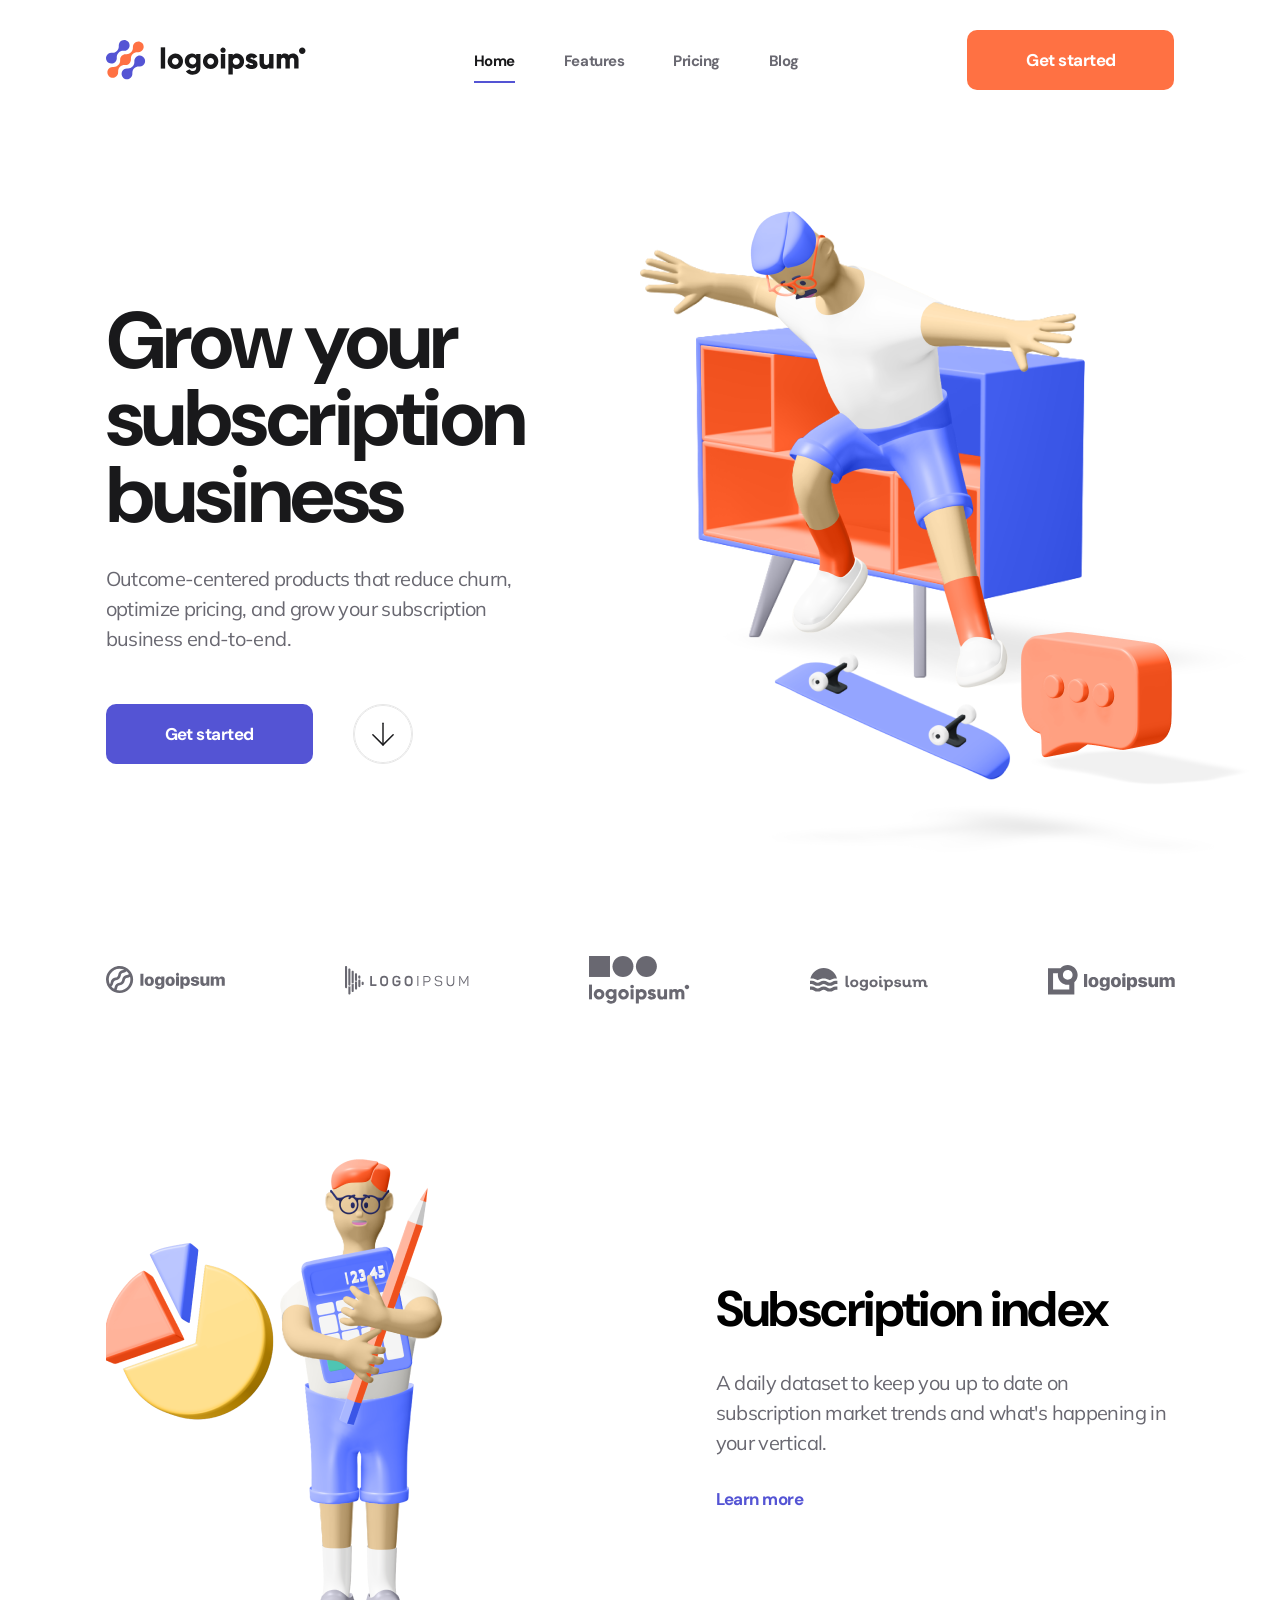
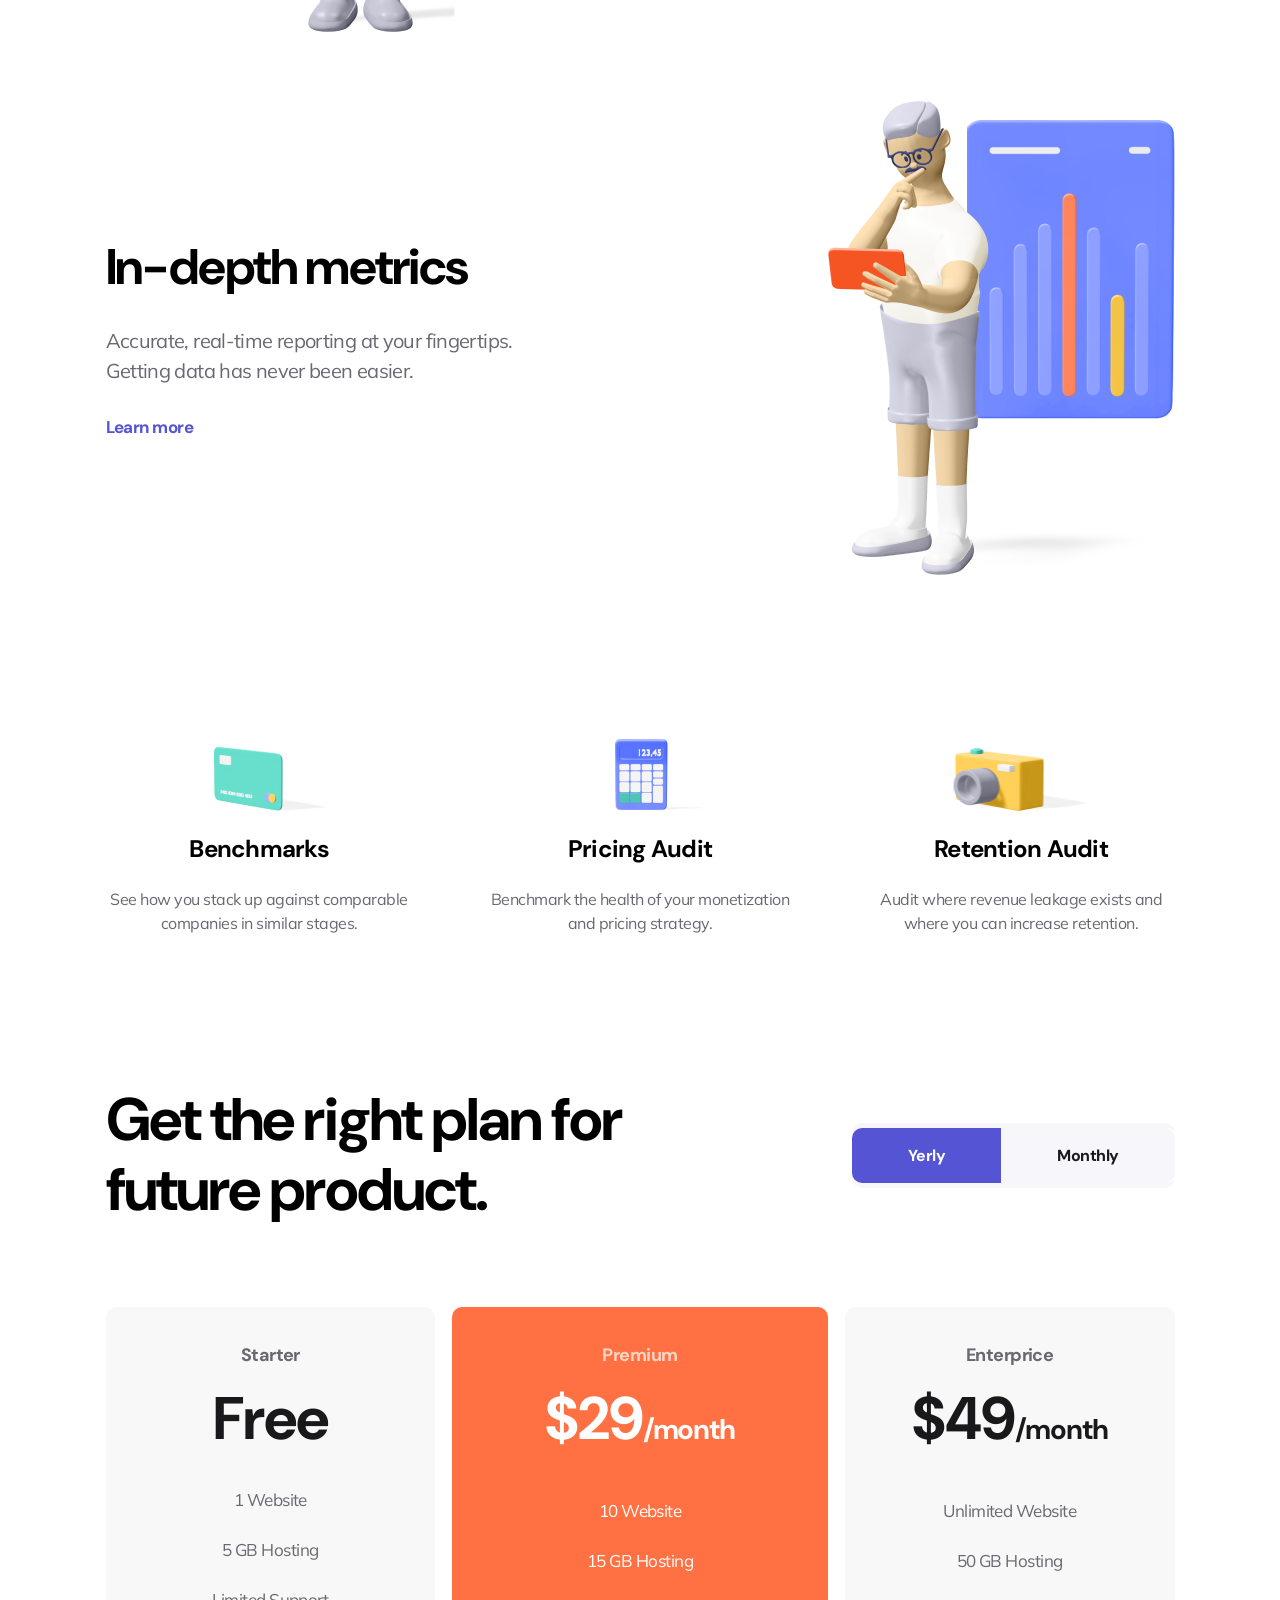
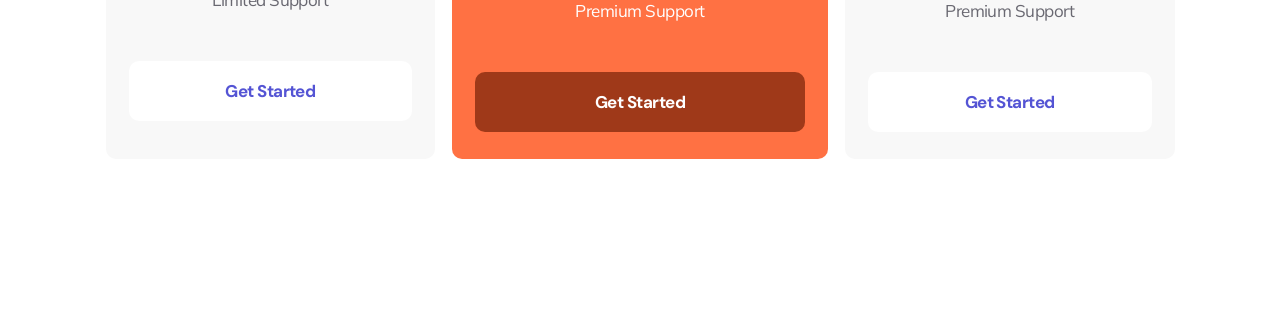
<file: index.html>
<!DOCTYPE html>
<html lang="en">
<head>
    <meta charset="UTF-8">
    <meta name="viewport" content="width=device-width, initial-scale=1.0">
    <title>ipsum</title>
    <link rel="stylesheet" href="style.css">
    <link rel="shortcut icon" href="image/Group 3.svg" type="image/x-icon">
    <link rel="preconnect" href="https://fonts.googleapis.com">
<link rel="preconnect" href="https://fonts.gstatic.com" crossorigin>
<link href="https://fonts.googleapis.com/css2?family=DM+Sans:ital,opsz,wght@0,9..40,100..1000;1,9..40,100..1000&family=Mulish:ital,wght@0,200..1000;1,200..1000&display=swap" rel="stylesheet">

</head>
<body>
    <header class="header">
        <div class="header__container">
            <nav class="header__nav">
                <img src="image/Logo Color.svg" alt="Лого ипсум">
                <ul class="header__list">
                    <li class="header__list-item">
                        <a class="header__list-link active" href="/">Home</a>
                    </li>
                    <li class="header__list-item">
                        <a class="header__list-link" href="/">Features</a>
                    </li>
                    <li class="header__list-item">
                        <a class="header__list-link" href="/">Pricing</a>
                    </li>
                    <li class="header__list-item">
                        <a class="header__list-link" href="/">Blog</a>
                    </li>
                </ul>
                <a class="header__button" href="/">Get started</a>
            </nav>
        </div>
    </header>

    <main>
        <section class="hero">
            <div class="hero__container">
                <div class="hero__content">
                    <div class="hero__text">
                        <h1 class="hero__title">
                            Grow your subscription business
                        </h1>
                        <p class="hero__description">
                            Outcome-centered products that reduce churn, optimize pricing, and grow your subscription business end-to-end.
                        </p>
                        <div class="hero__buttons">
                            <a class="hero__button" href="/">Get started</a>
                            <a href="#companies">
                                <img class="hero__scroll"src="image/Down Arrow.svg" alt="Стрелка вниз">
                            </a>


                        </div>
                    </div>
                </div>
                <img class="hero__image"src="image/Hero_image.png" alt="Пацан на скейте">
            </div>
        </section>
        <section class="companies" id="companies">
            <div class="companies__container">
                <ul class="companies__list">
                    <li class="companies__company">
                        <img class="companies__company-logo" src="logo/1.svg" alt="логотип первой компании">
                    </li>
                    <li class="companies__company">
                        <img class="companies__company-logo" src="logo/2.svg" alt="логотип второй компании">
                    </li>
                    <li class="companies__company">
                        <img class="companies__company-logo" src="logo/3.svg" alt="логотип третьей компании">
                    </li>
                    <li class="companies__company">
                        <img class="companies__company-logo" src="logo/4.svg" alt="логотип четвертой компании">
                    </li>
                    <li class="companies__company">
                        <img class="companies__company-logo" src="logo/5.svg" alt="логотип пятой компании">
                    </li>
                </ul>
            </div>
        </section>

        <section class="features">
            <div class="features__container">
                <div class="feature">
                    <img src="image/Content.png" alt="пацан с калькулятором" class="feature__image">
                    <div class="feature__content">
                        <h3 class="feature__title">
                            Subscription index
                        </h3>
                        <p class="feature__description">
                         A daily dataset to keep you up to date on subscription market trends and what's happening in your vertical.
                        </p>
                        <a class= "feature__link" href="/">Learn more</a>
                    </div>
                </div>
                <div class="feature">
                    <div class="feature__content">
                        <h3 class="feature__title">
                                In-depth metrics
                        </h3>
                        <p class="feature__description">
                            Accurate, real-time reporting at your fingertips. Getting data has never been easier.
                        </p>
                        <a class= "feature__link" href="/">Learn more</a>
                    </div>
                    <img src="image/Content Image.png" alt="пацан с графиками" class="feature__image">
                </div>
            </div>
        </section>
        <section class="mini-features">
            <div class="mini-features__container">
                <div class="mini-feature">
                    <header class="mini-feature__header">
                        <img src="image/card.png" alt="Банковская карта" class="mini-feature__image">
                        <h4 class="mini-feature__title">Benchmarks</h4>
                    </header>
                    <p class="mini-feature__desc">See how you stack up against comparable companies in similar stages.</p>
                </div>
                <div class="mini-feature">
                    <header class="mini-feature__header">
                        <img src="image/calc.png" alt="калькулятор" class="mini-feature__image">
                        <h4 class="mini-feature__title">Pricing Audit</h4>
                    </header>
                    <p class="mini-feature__desc">Benchmark the health of your monetization and pricing strategy.</p>
                </div>
                <div class="mini-feature">
                    <header class="mini-feature__header">
                        <img src="image/photo.png" alt="Фотоаппарат" class="mini-feature__image">
                        <h4 class="mini-feature__title">Retention Audit</h4>
                    </header>
                    <p class="mini-feature__desc">Audit where revenue leakage exists and where you can increase retention.</p>
                </div>
            </div>
        </section>

        <section class="subscription">
            <div class="subscription__container">
                <header class="subscription__header">
                    <h2 class="subscription__title">
                        Get the right plan for <br> future product.
                    </h2>
                        <div class="sub__b">
                            <button class="subscription__tab active">
                            Yerly
                            </button>
                            <button class="subscription__tab">
                            Monthly
                            </button>
                        </div>
                </header>
                <div class="subscription__plans">
                    <div class="subscription__plan">
                        <p class="sub__title">
                            Starter
                        </p>
                        <h2 class="sub__price">
                            Free
                        </h2>
                        <p class="sub__plan__features">
                            1 Website <br>
                            5 GB Hosting <br>
                            Limited Support
                        </p>
                        <a href="/" class="sub__plan__button"> Get Started</a>
                    </div>
                    <div class="subscription__plan active">
                        <p class="sub__title">
                            Premium
                        </p>
                        <h2 class="sub__price">
                            $29<span>/month</span>
                        </h2>
                        <p class="sub__plan__features">
                            10 Website <br>
                            15 GB Hosting <br>
                            Premium Support
                        </p>
                        <a href="/" class="sub__plan__button"> Get Started</a>
                    </div>
                    <div class="subscription__plan">
                        <p class="sub__title">
                            Enterprice
                        </p>
                        <h2 class="sub__price">
                            $49<span>/month</span>
                        </h2>
                        <p class="sub__plan__features">
                            Unlimited Website <br>
                            50 GB Hosting <br>
                            Premium Support 
                        </p>
                        <a href="/" class="sub__plan__button"> Get Started</a>
                    </div>
                </div>
                

            </div>
        </section>
    </main>
    
</body>

</html>
</file>
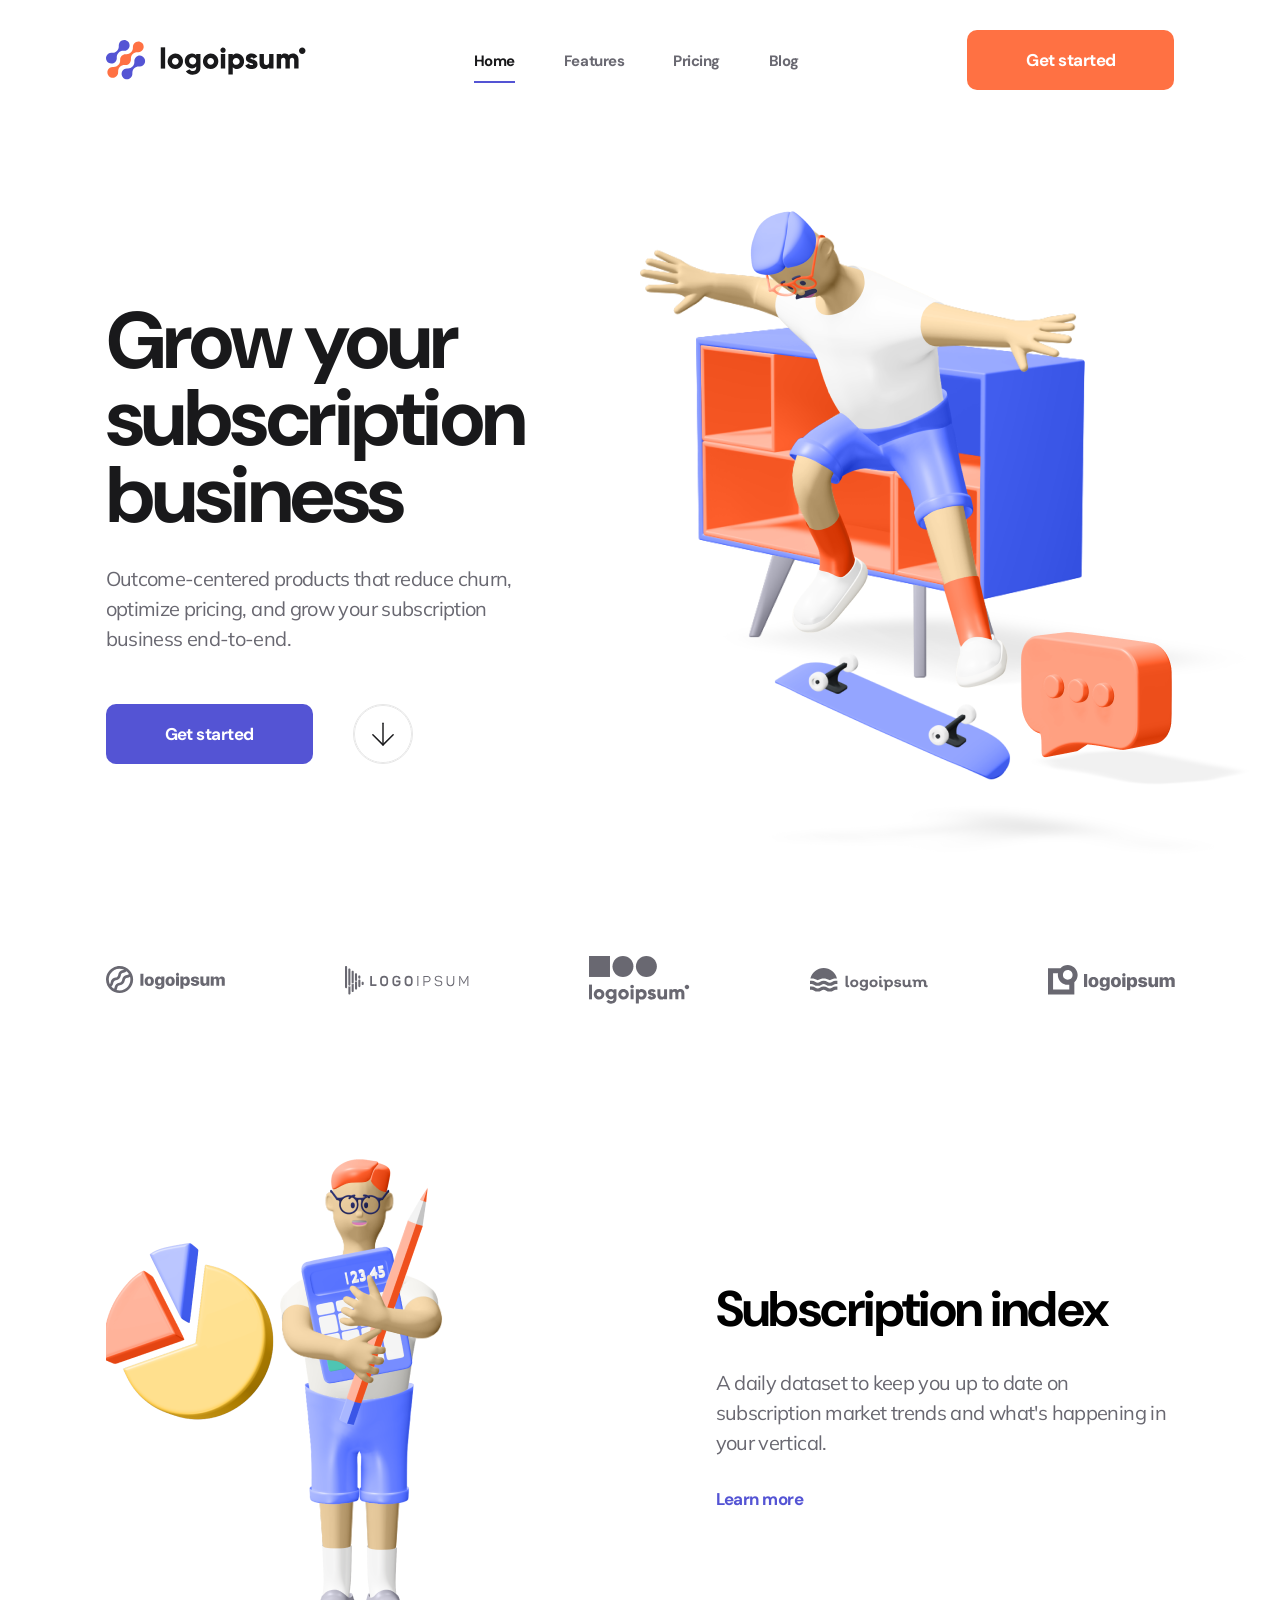
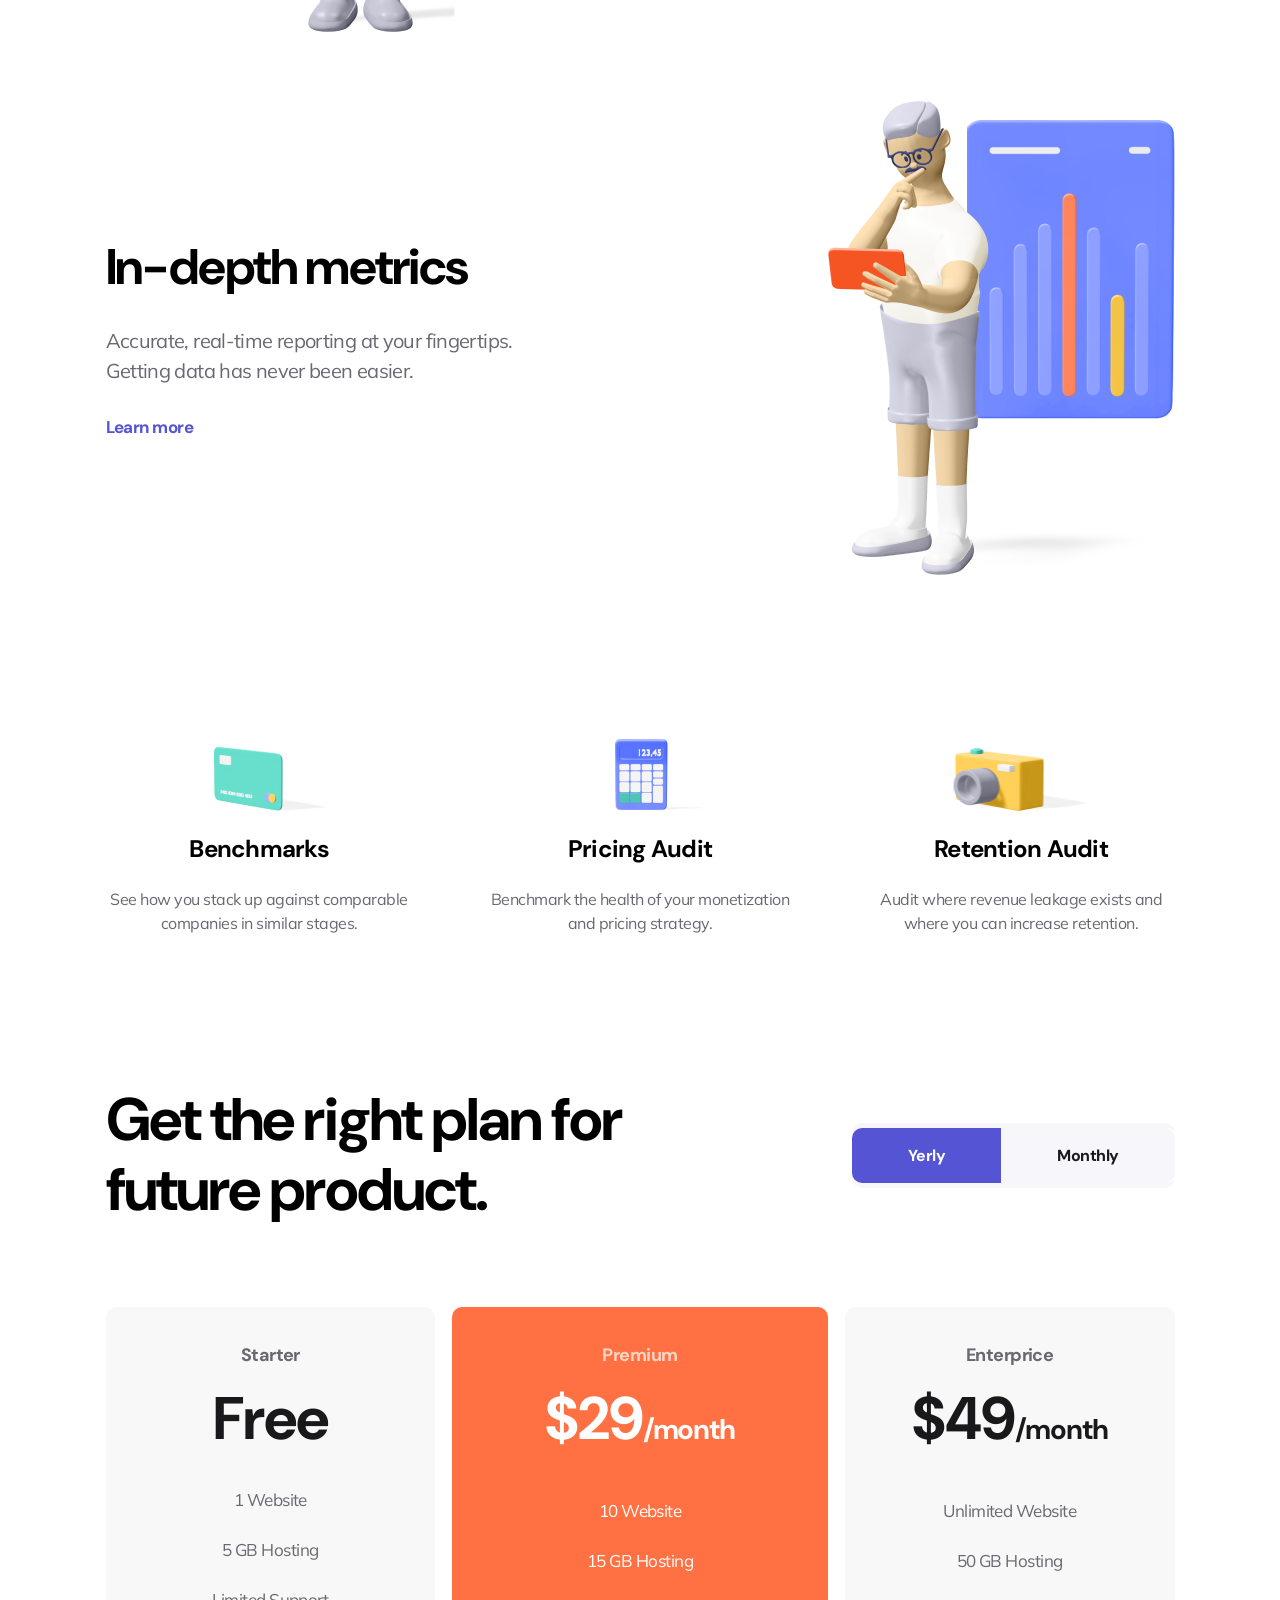
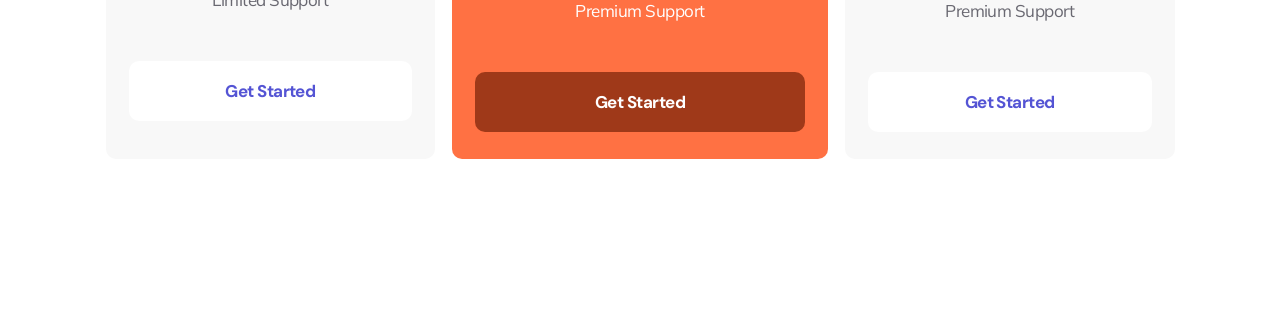
<file: myfirstsite.html>
<!DOCTYPE html>
<html lang="en">
<head>
    <meta charset="UTF-8">
    <meta name="viewport" content="width=device-width, initial-scale=1.0">
    <title>ipsum</title>
    <link rel="stylesheet" href="style.css">
    <link rel="shortcut icon" href="image/Group 3.svg" type="image/x-icon">
    <link rel="preconnect" href="https://fonts.googleapis.com">
<link rel="preconnect" href="https://fonts.gstatic.com" crossorigin>
<link href="https://fonts.googleapis.com/css2?family=DM+Sans:ital,opsz,wght@0,9..40,100..1000;1,9..40,100..1000&family=Mulish:ital,wght@0,200..1000;1,200..1000&display=swap" rel="stylesheet">

</head>
<body>
    <header class="header">
        <div class="header__container">
            <nav class="header__nav">
                <img src="image/Logo Color.svg" alt="Лого ипсум">
                <ul class="header__list">
                    <li class="header__list-item">
                        <a class="header__list-link active" href="/">Home</a>
                    </li>
                    <li class="header__list-item">
                        <a class="header__list-link" href="/">Features</a>
                    </li>
                    <li class="header__list-item">
                        <a class="header__list-link" href="/">Pricing</a>
                    </li>
                    <li class="header__list-item">
                        <a class="header__list-link" href="/">Blog</a>
                    </li>
                </ul>
                <a class="header__button" href="/">Get started</a>
            </nav>
        </div>
    </header>

    <main>
        <section class="hero">
            <div class="hero__container">
                <div class="hero__content">
                    <div class="hero__text">
                        <h1 class="hero__title">
                            Grow your subscription business
                        </h1>
                        <p class="hero__description">
                            Outcome-centered products that reduce churn, optimize pricing, and grow your subscription business end-to-end.
                        </p>
                        <div class="hero__buttons">
                            <a class="hero__button" href="/">Get started</a>
                            <a href="#companies">
                                <img class="hero__scroll"src="image/Down Arrow.svg" alt="Стрелка вниз">
                            </a>


                        </div>
                    </div>
                </div>
                <img class="hero__image"src="image/Hero_image.png" alt="Пацан на скейте">
            </div>
        </section>
        <section class="companies" id="companies">
            <div class="companies__container">
                <ul class="companies__list">
                    <li class="companies__company">
                        <img class="companies__company-logo" src="logo/1.svg" alt="логотип первой компании">
                    </li>
                    <li class="companies__company">
                        <img class="companies__company-logo" src="logo/2.svg" alt="логотип второй компании">
                    </li>
                    <li class="companies__company">
                        <img class="companies__company-logo" src="logo/3.svg" alt="логотип третьей компании">
                    </li>
                    <li class="companies__company">
                        <img class="companies__company-logo" src="logo/4.svg" alt="логотип четвертой компании">
                    </li>
                    <li class="companies__company">
                        <img class="companies__company-logo" src="logo/5.svg" alt="логотип пятой компании">
                    </li>
                </ul>
            </div>
        </section>

        <section class="features">
            <div class="features__container">
                <div class="feature">
                    <img src="image/Content.png" alt="пацан с калькулятором" class="feature__image">
                    <div class="feature__content">
                        <h3 class="feature__title">
                            Subscription index
                        </h3>
                        <p class="feature__description">
                         A daily dataset to keep you up to date on subscription market trends and what's happening in your vertical.
                        </p>
                        <a class= "feature__link" href="/">Learn more</a>
                    </div>
                </div>
                <div class="feature">
                    <div class="feature__content">
                        <h3 class="feature__title">
                                In-depth metrics
                        </h3>
                        <p class="feature__description">
                            Accurate, real-time reporting at your fingertips. Getting data has never been easier.
                        </p>
                        <a class= "feature__link" href="/">Learn more</a>
                    </div>
                    <img src="image/Content Image.png" alt="пацан с графиками" class="feature__image">
                </div>
            </div>
        </section>
        <section class="mini-features">
            <div class="mini-features__container">
                <div class="mini-feature">
                    <header class="mini-feature__header">
                        <img src="image/card.png" alt="Банковская карта" class="mini-feature__image">
                        <h4 class="mini-feature__title">Benchmarks</h4>
                    </header>
                    <p class="mini-feature__desc">See how you stack up against comparable companies in similar stages.</p>
                </div>
                <div class="mini-feature">
                    <header class="mini-feature__header">
                        <img src="image/calc.png" alt="калькулятор" class="mini-feature__image">
                        <h4 class="mini-feature__title">Pricing Audit</h4>
                    </header>
                    <p class="mini-feature__desc">Benchmark the health of your monetization and pricing strategy.</p>
                </div>
                <div class="mini-feature">
                    <header class="mini-feature__header">
                        <img src="image/photo.png" alt="Фотоаппарат" class="mini-feature__image">
                        <h4 class="mini-feature__title">Retention Audit</h4>
                    </header>
                    <p class="mini-feature__desc">Audit where revenue leakage exists and where you can increase retention.</p>
                </div>
            </div>
        </section>

        <section class="subscription">
            <div class="subscription__container">
                <header class="subscription__header">
                    <h2 class="subscription__title">
                        Get the right plan for <br> future product.
                    </h2>
                        <div class="sub__b">
                            <button class="subscription__tab active">
                            Yerly
                            </button>
                            <button class="subscription__tab">
                            Monthly
                            </button>
                        </div>
                </header>
                <div class="subscription__plans">
                    <div class="subscription__plan">
                        <p class="sub__title">
                            Starter
                        </p>
                        <h2 class="sub__price">
                            Free
                        </h2>
                        <p class="sub__plan__features">
                            1 Website <br>
                            5 GB Hosting <br>
                            Limited Support
                        </p>
                        <a href="/" class="sub__plan__button"> Get Started</a>
                    </div>
                    <div class="subscription__plan active">
                        <p class="sub__title">
                            Premium
                        </p>
                        <h2 class="sub__price">
                            $29<span>/month</span>
                        </h2>
                        <p class="sub__plan__features">
                            10 Website <br>
                            15 GB Hosting <br>
                            Premium Support
                        </p>
                        <a href="/" class="sub__plan__button"> Get Started</a>
                    </div>
                    <div class="subscription__plan">
                        <p class="sub__title">
                            Enterprice
                        </p>
                        <h2 class="sub__price">
                            $49<span>/month</span>
                        </h2>
                        <p class="sub__plan__features">
                            Unlimited Website <br>
                            50 GB Hosting <br>
                            Premium Support 
                        </p>
                        <a href="/" class="sub__plan__button"> Get Started</a>
                    </div>
                </div>
                

            </div>
        </section>
    </main>
    
</body>
</html>
</file>
<file: style.css>
:root{
    --dark: #19191B;
    --gray: #696871;
    --purple: #5454D4;
    --orange: #FF7143;
}

html{
    scroll-padding: 100px;
    scroll-behavior: smooth;
}

*{
    margin:0;
    padding: 0;
    box-sizing: border-box;
}

body{
    font-family: "DM Sans", sans-serif;
}

main{
    margin-top: 141px;
}

.header{

    position: fixed;
    width: 100%;
    background-color: white;
    z-index: 999;
    padding-block: 30px;
    top: 0;
}

[class*="__container"]{
max-width: 1069px;
margin-inline: auto;
}

.header__nav{
    display: flex;
    justify-content: space-between;
    align-items: center;
}

.header__list{
    display: flex;
    gap: 49px;
}

.header__list-link{
font-weight: 700;
font-size: 15px;
letter-spacing: -0.47px;
color: var(--gray);
transition: color 0.4s;
}

.header__list-link.active{
    color: var(--dark);
    border-bottom: 2px solid var(--purple);
    padding-bottom: 10px;
}

.header__list-link:hover{
    color: var(--dark);
}

ul{
    list-style: none;
}

a{
    text-decoration: none;
}

.header__button, .hero__button{
    font-weight: 700;
    font-size: 17px;
    letter-spacing: -0.53px;
    color: white;
    padding: 19px 59px;
    border-radius: 10px;
    transition: 0.4s;
}
.header__button{
    background: var(--orange);
}

.header__button:hover, .hero__button:hover, .hero__scroll:hover{
    opacity: 80%;
}

.hero{
    padding-block: 70px;
}

.hero__container{
position:relative;
}

.hero__content{
max-width: 423px;
padding-block: 92px;
}

.hero__image{
    position: absolute;
    top: 0;
    right: -75px;
}

.hero__title{
    color: var(--dark);
    letter-spacing: -2.5px;
    font-size: 80px;
    font-weight: 700;
    font-family: "DM Sans", sans-serif;
    line-height: 77px;
}

.hero__description{
    line-height: 30px;
    font-family: "Mulish", sans-serif;
    letter-spacing: -0.63px;
    color: var(--gray);
    font-weight: 400;
    font-size: 20px;
    margin-top: 30px;
}

.hero__buttons{
    margin-top: 50px;
    display: flex;
    gap: 40px;

}

.hero__button{
    background-color: var(--purple);
}

.hero__scroll{
    width: 60px ;
    height: 60px ;
    display: flex;
    align-items: center;
    justify-content: center;
    border: 1px solid #E7E7E7;
    border-radius: 100px;
}

.companies{
padding-block: 30px;
}

.companies__list{
display: flex;
justify-content: space-between;
align-items: center;
}

.features{
    padding-block: 120px;
}

.features__container{
    display: flex;
    flex-direction: column;
    gap: 69px;
}

.feature{
    display: flex;
    align-items: center;
    justify-content: space-between;

}

.feature__content{
    display: flex;
    flex-direction: column;
    gap: 30px;
    
    max-width: 459px;
}

.feature__title{
    font-weight: 700;
    font-size: 50px;
    letter-spacing: -1.56px;
    line-height: 57px;
}

.feature__description{
    font-family: "Mulish", sans-serif;
    font-size: 20px;
    line-height: 30px;
    letter-spacing: -0.63px;
    color: var(--gray);
}

.feature__link{
     font-size: 17px;
     font-weight: 700;
     letter-spacing: -0.53px;
     color: var(--purple);
}

.feature__link:hover{
    text-decoration: underline;
}

.mini-features{
    padding-block: 32px;

}

.mini-features__container{
    display: grid;
    grid-template-columns: 1fr 1fr 1fr;
    gap: 74px;
}

.mini-feature{
    display: flex;
    flex-direction: column;
    align-items: center;
    gap: 20px;
    text-align: center;
}

.mini-feature__header{
    display: flex;
    flex-direction: column;
    gap: 7px
}

.mini-feature__title{
    font-weight: 700;
    font-size: 24px;
    letter-spacing: -0.75px;
    line-height: 36px;
}

.mini-feature__image {
    height: 97px;
}

.mini-feature__desc{
    font-family: "Mulish", sans-serif;
    letter-spacing: -0.5px;
    line-height: 24px;
    color: var(--gray);
}

.subscription{
    padding-block: 118px 158px;
}

.subscription__container{
    display: flex;
    flex-direction: column;
    gap:82px;
}

.subscription__header{
    display: flex;
    align-items: center;
    justify-content: space-between;
}

.subscription__title{
    font-weight: 700;
    font-size: 60px;
    line-height: 70px;
    letter-spacing: -1.88px;

}

.sub__b{
    display: flex;
    border-block: 5px solid #F7F7FB;
    border-inline: 6 px solid #F7F7FB;
    border-radius: 10px;
}

.subscription__tab{
    font-family: inherit;
    font-weight: 700;
    font-size: 16px;
    letter-spacing: -0.5px;
    background-color: #F7F7FB;
    border: none;
    padding: 17px 56px;
    border-radius: 0 10px 10px 0;
    color: var(--dark);
    cursor: pointer;
}

.subscription__tab.active{
    background-color: var(--purple);
    border-radius: 10px 0 0 10px;
    color: white;
    
}

.subscription__plans{
     display: grid;
     grid-template-columns: 330fr 376fr 330fr;
     gap: 17px;
}

.subscription__plan{
    padding: 34px 23px 27px;
    text-align: center;
    background-color: #f8f8f8 ;
    border-radius: 10px;
}

.sub__title{
font-weight: 700;
font-size: 18px;
line-height: 28px;
letter-spacing: -0.56px;
color: var(--gray);
}

.sub__price{
font-weight: 700;
font-size: 60px;
letter-spacing: -1.03px;
line-height: 56px;
color: var(--dark);
margin-top: 22px;
}

.sub__price > span{
    font-size: 28px;
}


.sub__plan__features{
 font-family: "Mulish", sans-serif;
 font-size: 17px;
 font-weight: 400;
 line-height: 50px;
 letter-spacing: -0.53px;
 margin-top: 28px;
 color: var(--gray);
}

.sub__plan__button{
    width: 100%;
    display: flex;
    justify-content: center;
    background: white;
    padding-block: 19px;
    border-radius: 10px;
    font-weight: 700;
    font-size: 17px;
    letter-spacing: -0.53px;
    color: var(--purple);
    margin-top: 36px;
}

.subscription__plan.active{
background-color: var(--orange);
}

.subscription__plan.active .sub__title{
    color: rgba(255, 255, 255, 70%)
}

.subscription__plan.active .sub__price,
.subscription__plan.active .sub__plan__features,
.subscription__plan.active .sub__plan__button{
    color: white;
}

.subscription__plan.active .sub__plan__button{
    background: #9F3919;
}
</file>
